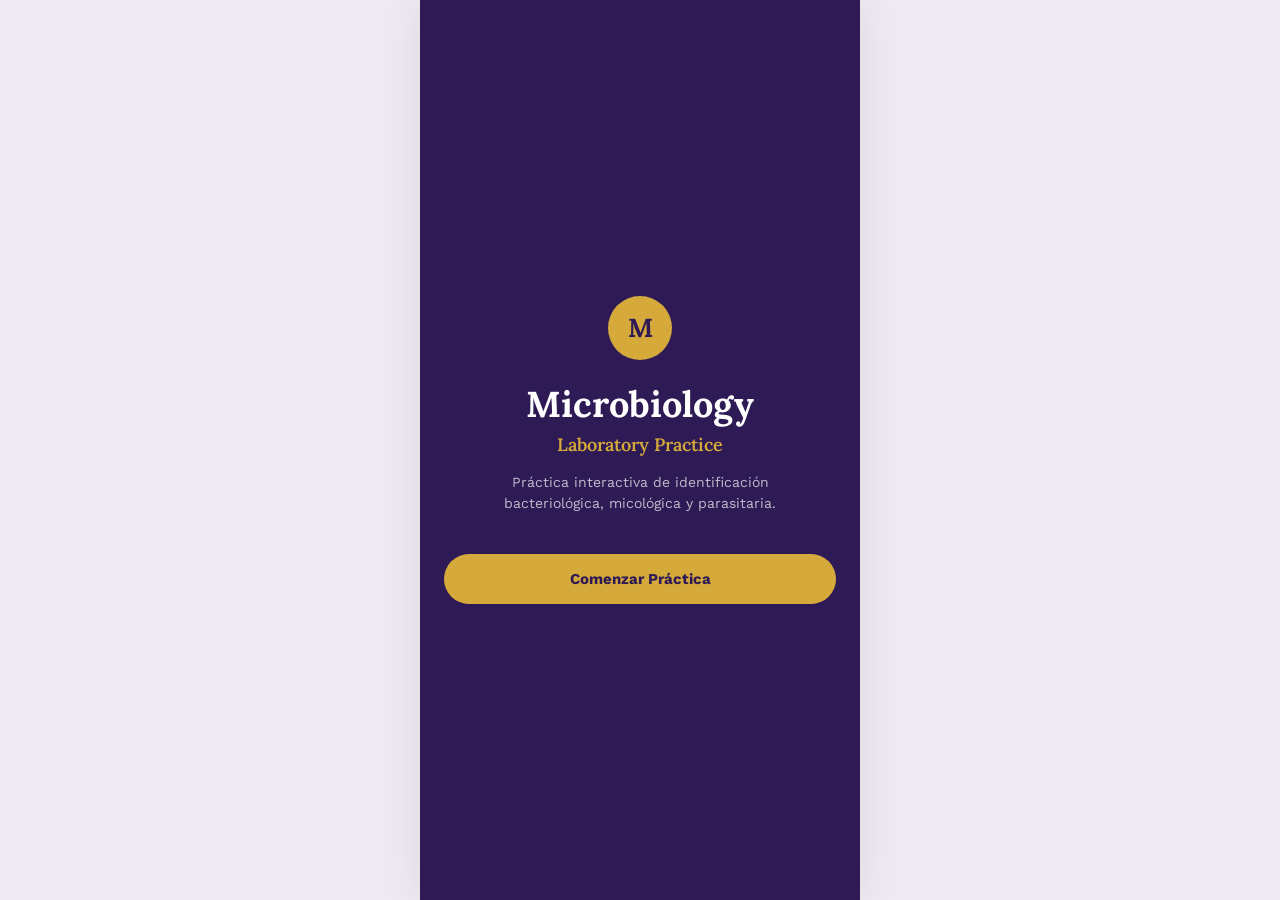
<file: html/index.html>
<!DOCTYPE html>
<html lang="es">
<head>
  <meta charset="utf-8" />
  <meta name="viewport" content="width=device-width, initial-scale=1, viewport-fit=cover" />
  <title>Portada - Microbiología</title>
  <meta name="theme-color" content="#2E1A54" />
  <link rel="preconnect" href="https://fonts.googleapis.com" />
  <link rel="preconnect" href="https://fonts.gstatic.com" crossorigin />
  <link href="https://fonts.googleapis.com/css2?family=Lora:ital,wght@0,500;0,600;0,700;1,500;1,600&family=Work+Sans:wght@400;500;600;700&display=swap" rel="stylesheet" />
  <link rel="stylesheet" href="../styles.css" />
  
</head>
<body>
  <div id="app-container">
    <div class="cover-screen">
      <div class="cover-badge">M</div>
      <h1 class="cover-title">Microbiology</h1>
      <div class="cover-subtitle">Laboratory Practice</div>
      <p class="cover-desc">Práctica interactiva de identificación bacteriológica, micológica y parasitaria.</p>
      <a href="menu.html" class="action-btn gold" style="text-decoration:none; text-align:center;">Comenzar Práctica</a>
    </div>
  </div>
</body>
</html>
</file>
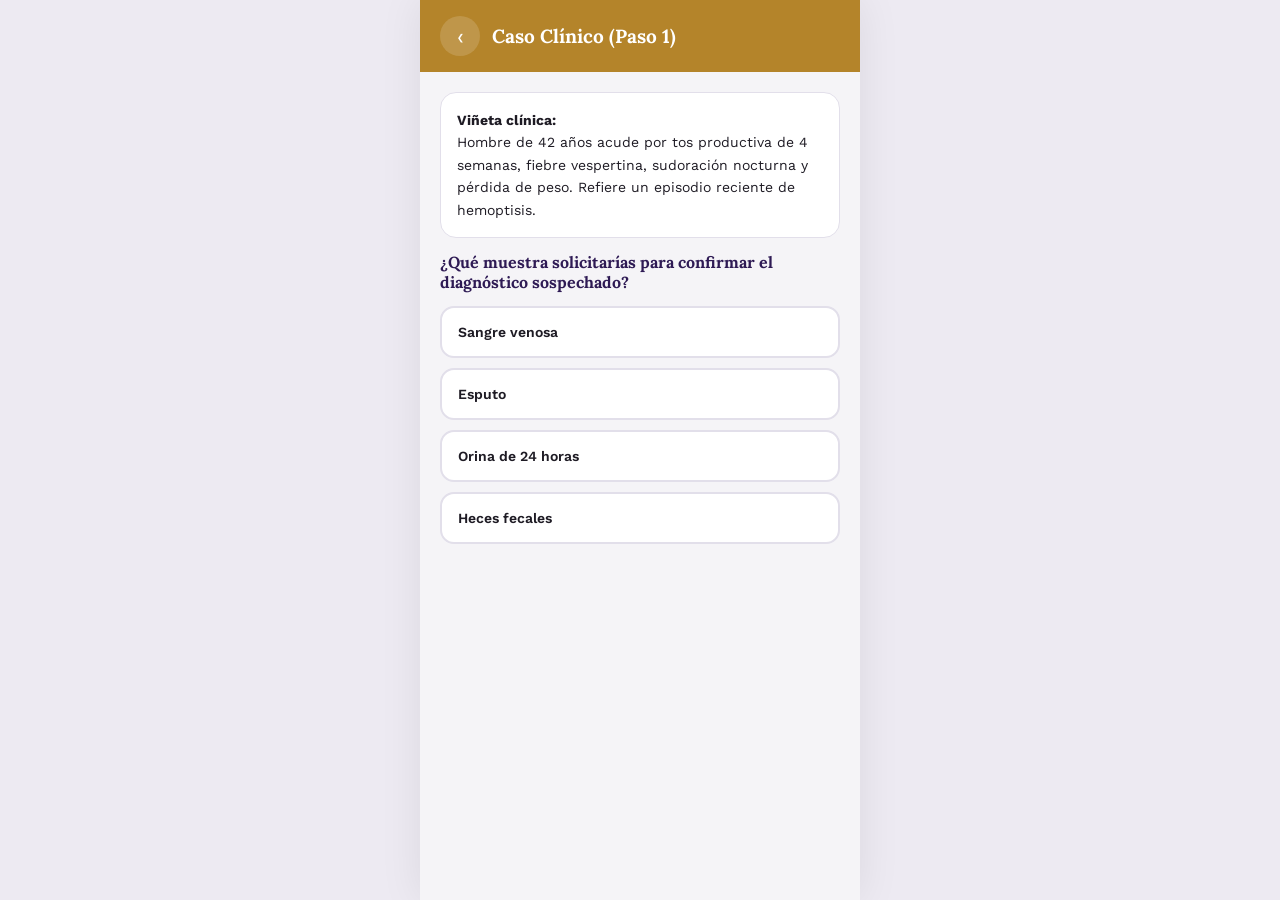
<file: html/caso-clinico.html>
<!DOCTYPE html>
<html lang="es">
<head>
  <meta charset="utf-8" />
  <meta name="viewport" content="width=device-width, initial-scale=1, viewport-fit=cover" />
  <title>Caso Clínico - Microbiología</title>
  <meta name="theme-color" content="#2E1A54" />
  <link rel="preconnect" href="https://fonts.googleapis.com" />
  <link rel="preconnect" href="https://fonts.gstatic.com" crossorigin />
  <link href="https://fonts.googleapis.com/css2?family=Lora:ital,wght@0,500;0,600;0,700;1,500;1,600&family=Work+Sans:wght@400;500;600;700&display=swap" rel="stylesheet" />
  <link rel="stylesheet" href="../styles.css" />
  
</head>
<body>
  <div id="app-container">
    <header class="nav-header gold-bg">
      <a href="hub.html" class="btn-back" style="text-decoration:none;">‹</a>
      <h2 class="nav-title" id="caso-header-title">Caso Clínico (Paso 1)</h2>
    </header>
    
    <!-- Paso 1 -->
    <div class="screen-content" id="step-1-container">
      <div class="card">
        <strong>Viñeta clínica:</strong><br/>
        <span id="vignette-text"></span>
      </div>
      <div class="question-title" id="q1-question"></div>
      <div id="q1-options"></div>
      <div id="q1-feedback-area"></div>
    </div>

    <!-- Paso 2 (Oculto inicialmente) -->
    <div class="screen-content" id="step-2-container" style="display:none;">
      <div class="card-highlight italic" id="reveal-text"></div>
      <div class="question-title" id="q2-question"></div>
      <div id="q2-options"></div>
      <div id="q2-feedback-area"></div>
    </div>
  </div>

  <script src="../js/db.js"></script>
  <script src="../js/caso-clinico.js"></script>
</body>
</html>
</file>
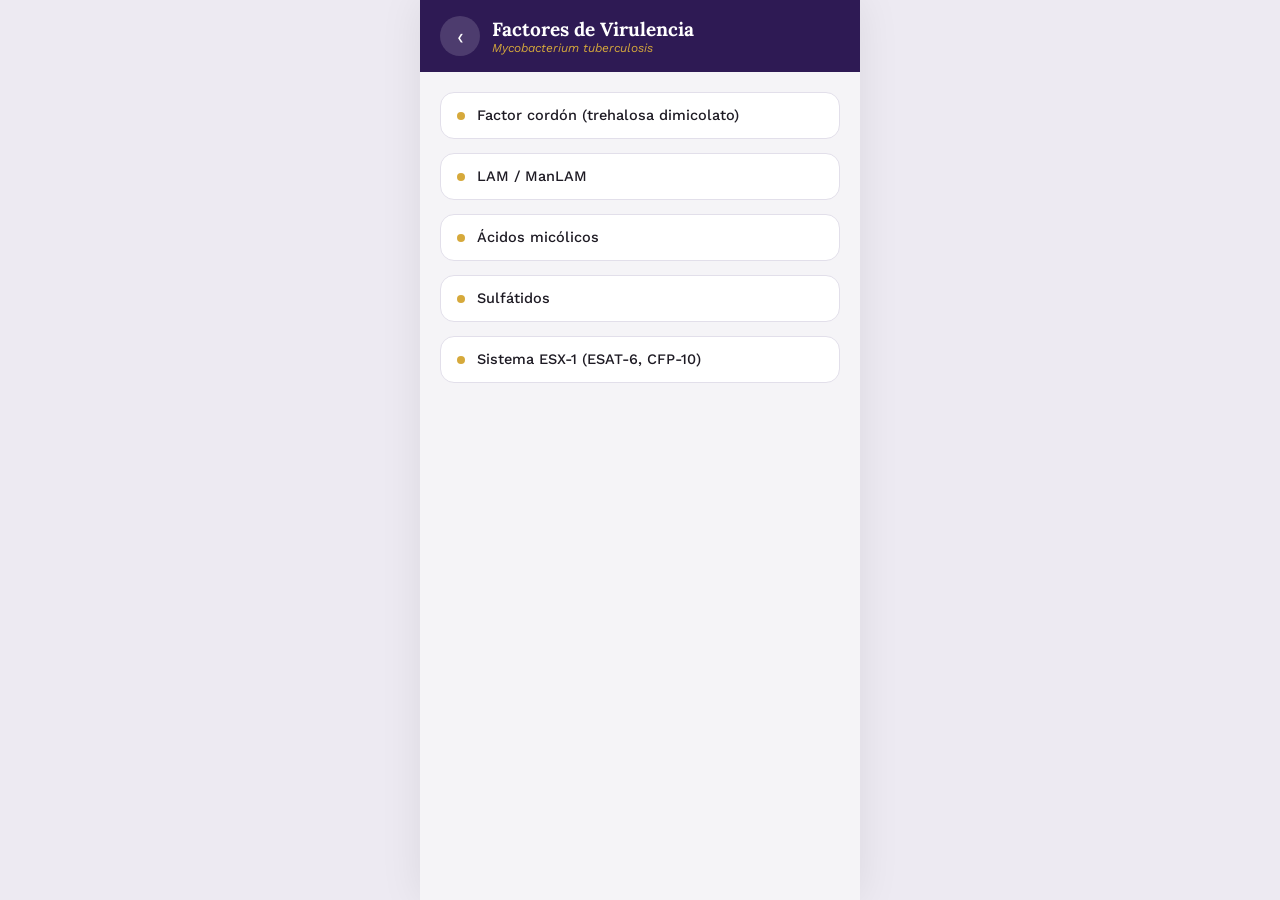
<file: html/factor-de-virulencia.html>
<!DOCTYPE html>
<html lang="es">
<head>
  <meta charset="utf-8" />
  <meta name="viewport" content="width=device-width, initial-scale=1, viewport-fit=cover" />
  <title>Factores de Virulencia - Microbiología</title>
  <meta name="theme-color" content="#2E1A54" />
  <link rel="preconnect" href="https://fonts.googleapis.com" />
  <link rel="preconnect" href="https://fonts.gstatic.com" crossorigin />
  <link href="https://fonts.googleapis.com/css2?family=Lora:ital,wght@0,500;0,600;0,700;1,500;1,600&family=Work+Sans:wght@400;500;600;700&display=swap" rel="stylesheet" />
  <link rel="stylesheet" href="../styles.css" />
  
</head>
<body>
  <div id="app-container">
    <header class="nav-header">
      <a href="hub.html" class="btn-back" style="text-decoration:none;">‹</a>
      <div>
        <h2 class="nav-title">Factores de Virulencia</h2>
        <div class="nav-subtitle italic" id="pathogen-subtitle">Cargando...</div>
      </div>
    </header>
    <div class="screen-content" id="virulence-list">
      <!-- Se llena con factor-de-virulencia.js -->
    </div>
  </div>

  <script src="../js/db.js"></script>
  <script src="../js/factor-de-virulencia.js"></script>
</body>
</html>
</file>
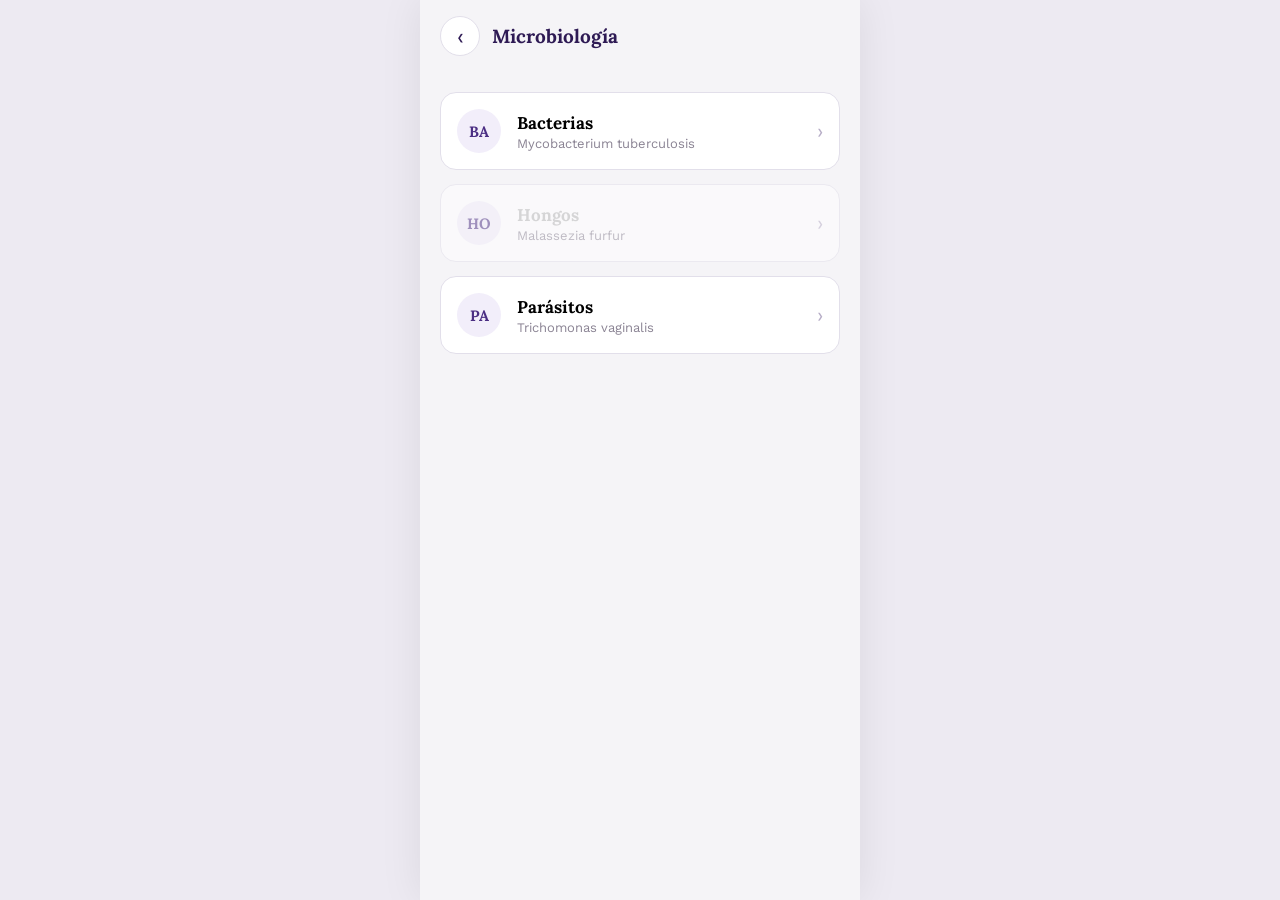
<file: html/menu.html>
<!DOCTYPE html>
<html lang="es">
<head>
  <meta charset="utf-8" />
  <meta name="viewport" content="width=device-width, initial-scale=1, viewport-fit=cover" />
  <title>Menú Principal - Microbiología</title>
  <meta name="theme-color" content="#2E1A54" />
  <link rel="preconnect" href="https://fonts.googleapis.com" />
  <link rel="preconnect" href="https://fonts.gstatic.com" crossorigin />
  <link href="https://fonts.googleapis.com/css2?family=Lora:ital,wght@0,500;0,600;0,700;1,500;1,600&family=Work+Sans:wght@400;500;600;700&display=swap" rel="stylesheet" />
  <link rel="stylesheet" href="../styles.css" />
  
</head>
<body>
  <div id="app-container">
    <header class="nav-header light-bg">
      <a href="index.html" class="btn-back light" style="text-decoration:none;">‹</a>
      <h2 class="nav-title">Microbiología</h2>
    </header>
    <div class="screen-content" id="categories-list">
      <!-- Se llena con menu.js -->
    </div>
  </div>

  <script src="../js/db.js"></script>
  <script src="../js/menu.js"></script>
</body>
</html>
</file>
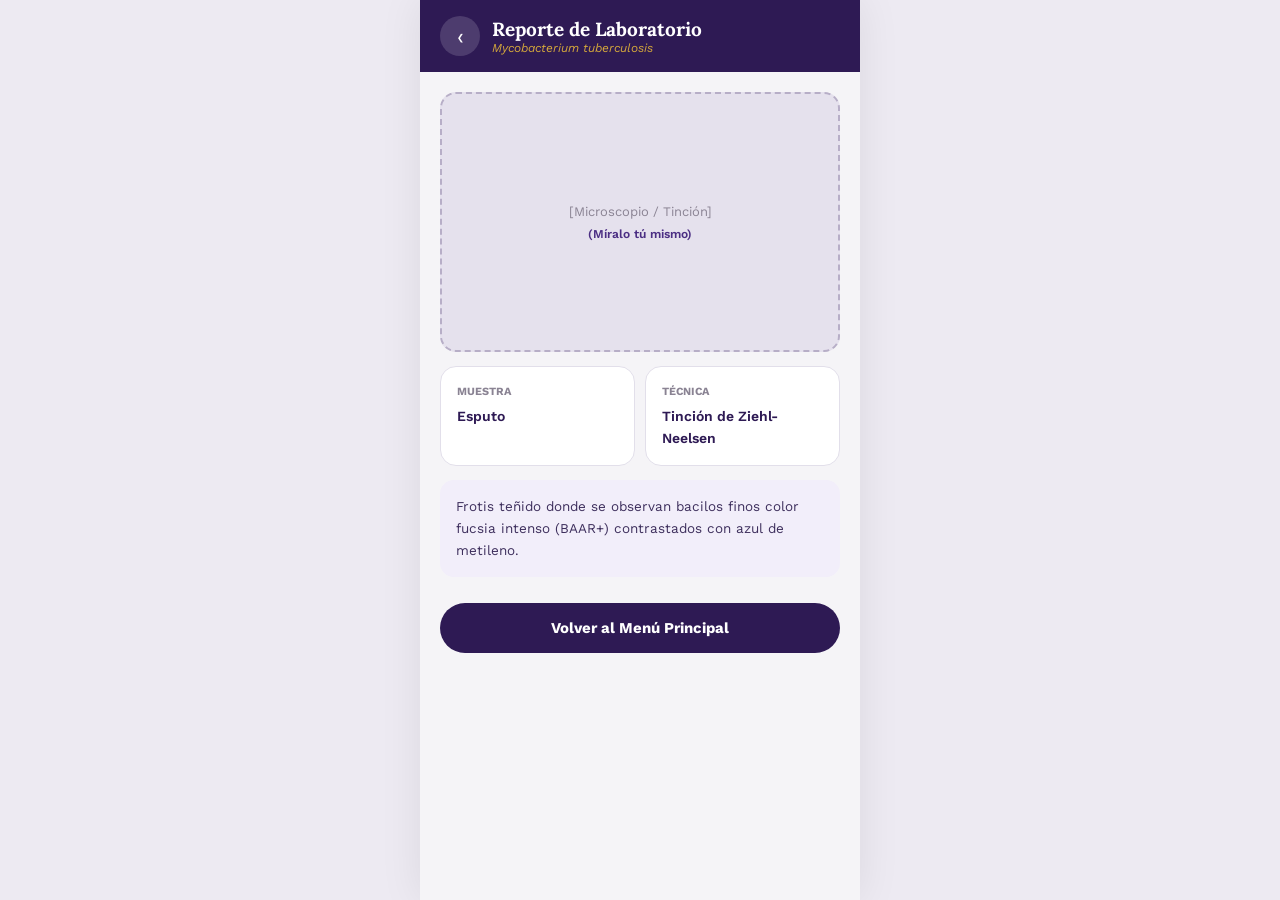
<file: html/reporte-laboratorio.html>
<!DOCTYPE html>
<html lang="es">
<head>
  <meta charset="utf-8" />
  <meta name="viewport" content="width=device-width, initial-scale=1, viewport-fit=cover" />
  <title>Reporte de Laboratorio - Microbiología</title>
  <meta name="theme-color" content="#2E1A54" />
  <link rel="preconnect" href="https://fonts.googleapis.com" />
  <link rel="preconnect" href="https://fonts.gstatic.com" crossorigin />
  <link href="https://fonts.googleapis.com/css2?family=Lora:ital,wght@0,500;0,600;0,700;1,500;1,600&family=Work+Sans:wght@400;500;600;700&display=swap" rel="stylesheet" />
  <link rel="stylesheet" href="../styles.css" />
  
</head>
<body>
  <div id="app-container">
    <header class="nav-header">
      <a href="hub.html" class="btn-back" style="text-decoration:none;">‹</a>
      <div>
        <h2 class="nav-title">Reporte de Laboratorio</h2>
        <div class="nav-subtitle italic" id="pathogen-subtitle">Cargando...</div>
      </div>
    </header>
    <div class="screen-content">
      <div class="img-placeholder micro">
        <span>[Microscopio / Tinción]</span>
        <span class="img-placeholder-hint">(Míralo tú mismo)</span>
      </div>
      <div class="lab-grid">
        <div class="card lab-stat">
          <div class="lab-stat-label">Muestra</div>
          <div class="lab-stat-value" id="lab-muestra"></div>
        </div>
        <div class="card lab-stat">
          <div class="lab-stat-label">Técnica</div>
          <div class="lab-stat-value" id="lab-tecnica"></div>
        </div>
      </div>
      <div class="card-highlight" id="lab-caption"></div>
      <a href="menu.html" class="action-btn" style="text-decoration:none; text-align:center;">Volver al Menú Principal</a>
    </div>
  </div>

  <script src="../js/db.js"></script>
  <script src="../js/reporte-laboratorio.js"></script>
</body>
</html>
</file>
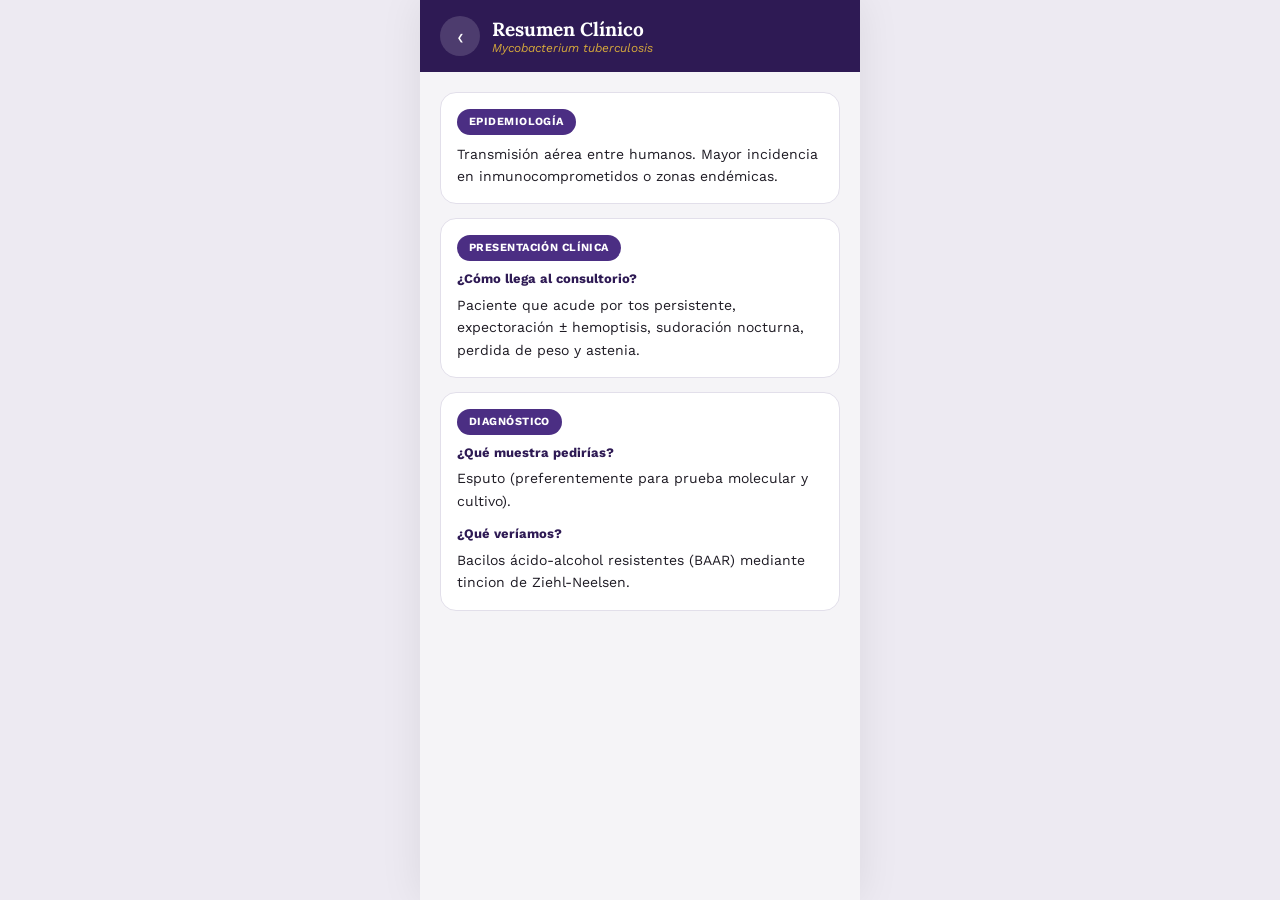
<file: html/resumen-clinico.html>
<!DOCTYPE html>
<html lang="es">
<head>
  <meta charset="utf-8" />
  <meta name="viewport" content="width=device-width, initial-scale=1, viewport-fit=cover" />
  <title>Resumen Clínico - Microbiología</title>
  <meta name="theme-color" content="#2E1A54" />
  <link rel="preconnect" href="https://fonts.googleapis.com" />
  <link rel="preconnect" href="https://fonts.gstatic.com" crossorigin />
  <link href="https://fonts.googleapis.com/css2?family=Lora:ital,wght@0,500;0,600;0,700;1,500;1,600&family=Work+Sans:wght@400;500;600;700&display=swap" rel="stylesheet" />
  <link rel="stylesheet" href="../styles.css" />
  
</head>
<body>
  <div id="app-container">
    <header class="nav-header">
      <a href="hub.html" class="btn-back" style="text-decoration:none;">‹</a>
      <div>
        <h2 class="nav-title">Resumen Clínico</h2>
        <div class="nav-subtitle italic" id="pathogen-subtitle">Cargando...</div>
      </div>
    </header>
    <div class="screen-content">
      <div class="card">
        <span class="pill-tag">Epidemiología</span>
        <p id="clinica-epi"></p>
      </div>
      <div class="card">
        <span class="pill-tag">Presentación Clínica</span>
        <div class="section-label">¿Cómo llega al consultorio?</div>
        <p id="clinica-llega"></p>
      </div>
      <div class="card">
        <span class="pill-tag">Diagnóstico</span>
        <div class="section-label">¿Qué muestra pedirías?</div>
        <p class="mb-md" id="clinica-muestra"></p>
        <div class="section-label">¿Qué veríamos?</div>
        <p id="clinica-veriamos"></p>
      </div>
    </div>
  </div>

  <script src="../js/db.js"></script>
  <script src="../js/resumen-clinico.js"></script>
</body>
</html>
</file>
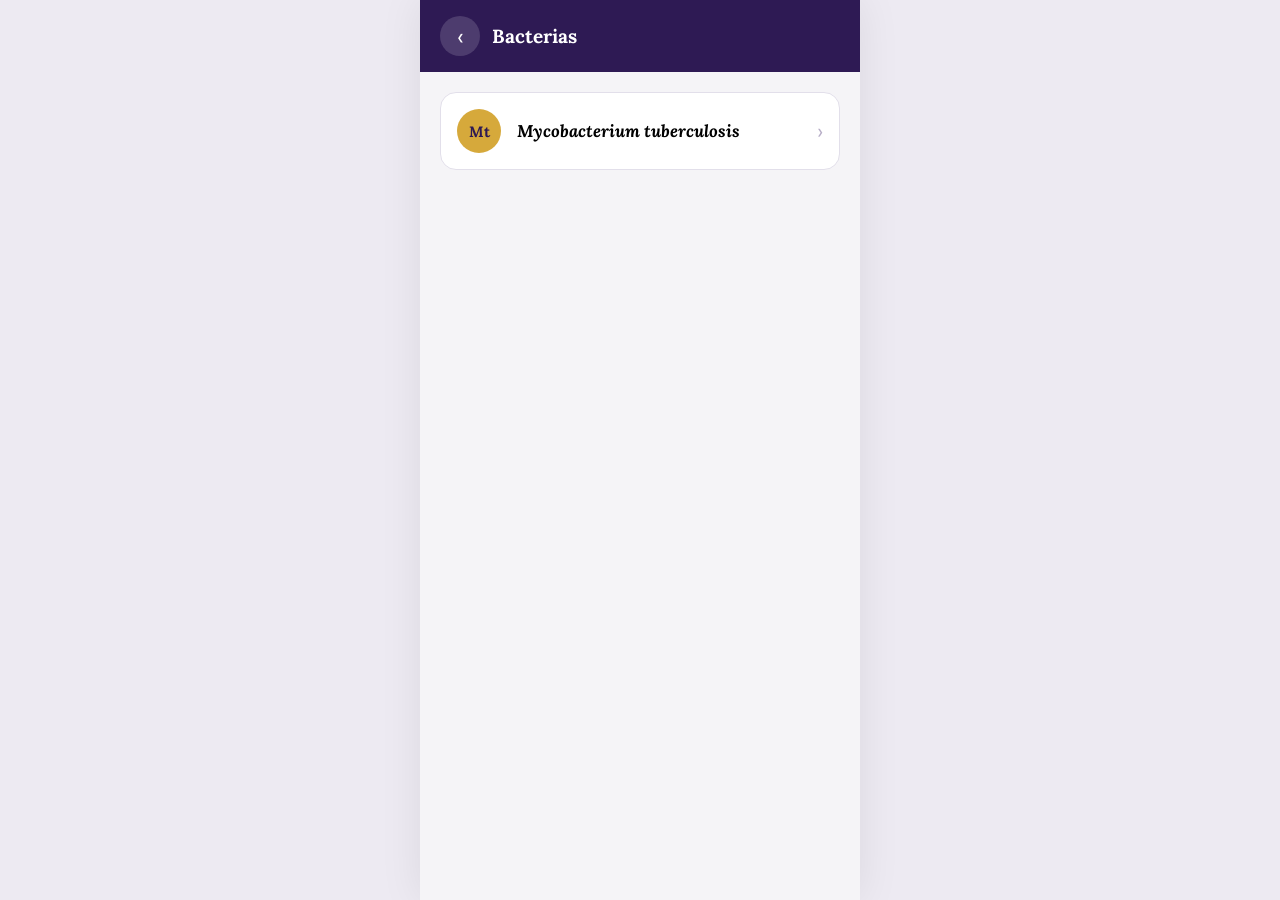
<file: html/submenu.html>
<!DOCTYPE html>
<html lang="es">
<head>
  <meta charset="utf-8" />
  <meta name="viewport" content="width=device-width, initial-scale=1, viewport-fit=cover" />
  <title>Seleccionar Microorganismo - Microbiología</title>
  <meta name="theme-color" content="#2E1A54" />
  <link rel="preconnect" href="https://fonts.googleapis.com" />
  <link rel="preconnect" href="https://fonts.gstatic.com" crossorigin />
  <link href="https://fonts.googleapis.com/css2?family=Lora:ital,wght@0,500;0,600;0,700;1,500;1,600&family=Work+Sans:wght@400;500;600;700&display=swap" rel="stylesheet" />
  <link rel="stylesheet" href="../styles.css" />
  
</head>
<body>
  <div id="app-container">
    <header class="nav-header">
      <a href="menu.html" class="btn-back" style="text-decoration:none;">‹</a>
      <h2 class="nav-title" id="category-title">Cargando...</h2>
    </header>
    <div class="screen-content" id="pathogens-list">
      <!-- Se llena con submenu.js -->
    </div>
  </div>

  <script src="../js/db.js"></script>
  <script src="../js/submenu.js"></script>
</body>
</html>
</file>
<file: styles.css>
:root {
  --primary: #2E1A54;
  --primary-light: #F2EEFA;
  --primary-text: #4B2E83;
  --gold: #D6A93B;
  --gold-dark: #B4842A;
  --gold-light: #FBF1DA;
  --bg: #EDEAF2;
  --card-bg: #FFFFFF;
  --text: #1E1B24;
  --text-muted: #8A8393;
  --border: #E2DFEA;
  --error-bg: #EDEAF2;
  --error-border: #B7AEC7;
}

* {
  box-sizing: border-box;
  margin: 0;
  padding: 0;
  -webkit-tap-highlight-color: transparent;
}

body {
  background: var(--bg);
  font-family: 'Work Sans', sans-serif;
  color: var(--text);
  display: flex;
  justify-content: center;
  min-height: 100dvh;
}

#app-container {
  width: 100%;
  max-width: 440px;
  min-height: 100dvh;
  background: #F5F4F7;
  display: flex;
  flex-direction: column;
  box-shadow: 0 0 40px rgba(0, 0, 0, 0.08);
  position: relative;
}

/* Tipografía */
h1,
h2,
h3,
.serif-font {
  font-family: 'Lora', serif;
}

.italic {
  font-style: italic;
}

.text-bold {
  font-weight: 700;
}

.text-semibold {
  font-weight: 600;
}

.text-primary {
  color: var(--primary);
}

.mb-sm {
  margin-bottom: 4px;
}

.mb-md {
  margin-bottom: 12px;
}

.flex-col {
  display: flex;
  flex-direction: column;
}

.gap-sm {
  gap: 8px;
}

button {
  font-family: inherit;
  cursor: pointer;
  border: none;
  outline: none;
  transition: transform 0.1s ease, opacity 0.15s ease;
}

button:active {
  transform: scale(0.98);
}

button:disabled {
  opacity: 0.5;
  cursor: not-allowed;
}

/* Headers de Navegación */
.nav-header {
  display: flex;
  align-items: center;
  gap: 12px;
  padding: 16px 20px;
  background: var(--primary);
  color: white;
  padding-top: calc(16px + env(safe-area-inset-top));
}

.nav-header.gold-bg {
  background: var(--gold-dark);
}

.nav-header.light-bg {
  background: #F5F4F7;
  color: var(--primary);
}

.nav-title {
  font-size: 19px;
  font-weight: 700;
}

.nav-subtitle {
  color: var(--gold);
  font-size: 12px;
}

.btn-back {
  width: 40px;
  height: 40px;
  border-radius: 50%;
  background: rgba(255, 255, 255, 0.15);
  color: inherit;
  font-size: 22px;
  display: flex;
  align-items: center;
  justify-content: center;
  flex-shrink: 0;
}

.btn-back.light {
  background: var(--card-bg);
  border: 1px solid var(--border);
  color: var(--primary);
}

/* Contenido de pantallas */
.screen-content {
  padding: 20px;
  padding-bottom: calc(24px + env(safe-area-inset-bottom));
  display: flex;
  flex-direction: column;
  gap: 14px;
}

/* Tarjetas y componentes */
.card {
  background: var(--card-bg);
  border: 1px solid var(--border);
  border-radius: 16px;
  padding: 16px;
  font-size: 14px;
  line-height: 1.6;
}

.card-highlight {
  background: var(--primary-light);
  border-radius: 14px;
  padding: 16px;
  font-size: 13.5px;
  line-height: 1.6;
  color: #3D2E5C;
}

.card-feedback {
  border-radius: 14px;
  padding: 16px;
  font-size: 14px;
  line-height: 1.5;
}

.card-feedback.correct {
  background: var(--gold-light);
}

.card-feedback.wrong {
  background: var(--error-bg);
}

.pill-tag {
  display: inline-block;
  background: var(--primary-text);
  color: white;
  font-size: 11px;
  font-weight: 700;
  letter-spacing: 0.04em;
  text-transform: uppercase;
  border-radius: 999px;
  padding: 4px 12px;
  margin-bottom: 8px;
}

.section-label {
  font-weight: 700;
  font-size: 13px;
  color: var(--primary);
  margin-bottom: 4px;
}

.badge-circle {
  width: 44px;
  height: 44px;
  border-radius: 50%;
  background: var(--primary-light);
  color: var(--primary-text);
  font-family: 'Lora', serif;
  font-weight: 700;
  font-size: 15px;
  display: flex;
  align-items: center;
  justify-content: center;
  flex-shrink: 0;
}

.badge-circle.gold {
  background: var(--gold);
  color: var(--primary);
}

.badge-square {
  width: 40px;
  height: 40px;
  border-radius: 10px;
  background: var(--primary-light);
  color: var(--primary-text);
  font-weight: 700;
  font-size: 13px;
  display: flex;
  align-items: center;
  justify-content: center;
  flex-shrink: 0;
}

.badge-square.gold {
  background: var(--gold-light);
  color: var(--gold-dark);
}

/* Botones de Menú */
.menu-btn {
  width: 100%;
  display: flex;
  align-items: center;
  gap: 16px;
  background: var(--card-bg);
  border: 1px solid var(--border);
  border-radius: 16px;
  padding: 16px;
  text-align: left;
}

.menu-btn-content {
  flex: 1;
}

.menu-btn-title {
  font-family: 'Lora', serif;
  font-weight: 700;
  font-size: 17px;
}

.menu-btn-sub {
  font-size: 13px;
  color: var(--text-muted);
  margin-top: 2px;
}

.menu-btn-arrow {
  color: #B7AEC7;
  font-size: 20px;
}

/* Acordeón de Morfología */
.accordion-item {
  background: var(--card-bg);
  border: 1px solid var(--border);
  border-radius: 14px;
  overflow: hidden;
}

.accordion-trigger {
  width: 100%;
  display: flex;
  justify-content: space-between;
  align-items: center;
  padding: 14px 16px;
  background: transparent;
  font-size: 15px;
  font-weight: 600;
  color: var(--primary);
  text-align: left;
}

.accordion-body {
  padding: 0 16px 14px;
  font-size: 13.5px;
  line-height: 1.55;
  color: #4A4550;
}

/* Lista de Virulencia */
.virulence-item {
  display: flex;
  align-items: center;
  gap: 12px;
  background: var(--card-bg);
  border: 1px solid var(--border);
  border-radius: 14px;
  padding: 14px 16px;
  font-size: 14.5px;
  font-weight: 500;
}

.bullet-dot {
  width: 8px;
  height: 8px;
  border-radius: 50%;
  background: var(--gold);
  flex-shrink: 0;
}

/* Pantalla de Portada */
.cover-screen {
  flex: 1;
  display: flex;
  flex-direction: column;
  align-items: center;
  justify-content: center;
  background: var(--primary);
  padding: 40px 24px;
  text-align: center;
}

.cover-badge {
  width: 64px;
  height: 64px;
  border-radius: 50%;
  background: var(--gold);
  display: flex;
  align-items: center;
  justify-content: center;
  color: var(--primary);
  font-family: 'Lora', serif;
  font-weight: 700;
  font-size: 26px;
  margin-bottom: 24px;
}

.cover-title {
  color: #fff;
  font-size: 36px;
  line-height: 1.15;
}

.cover-subtitle {
  color: var(--gold);
  font-family: 'Lora', serif;
  font-weight: 600;
  font-size: 18px;
  margin-top: 8px;
}

.cover-desc {
  color: rgba(255, 255, 255, 0.7);
  font-size: 14px;
  margin-top: 16px;
  max-width: 280px;
  line-height: 1.5;
}

/* Opciones de Caso Clínico */
.question-title {
  font-family: 'Lora', serif;
  font-weight: 700;
  font-size: 16px;
  color: var(--primary);
}

.option-btn {
  width: 100%;
  padding: 14px 16px;
  min-height: 52px;
  border-radius: 14px;
  border: 2px solid var(--border);
  background: var(--card-bg);
  color: var(--text);
  font-size: 14px;
  font-weight: 600;
  text-align: left;
  display: flex;
  justify-content: space-between;
  align-items: center;
  margin-bottom: 10px;
}

.option-btn.correct {
  background: var(--gold-light);
  border-color: var(--gold);
  color: var(--primary);
}

.option-btn.wrong {
  background: var(--error-bg);
  border-color: var(--error-border);
  color: var(--text-muted);
}

.action-btn {
  width: 100%;
  background: var(--primary);
  color: white;
  border-radius: 999px;
  padding: 16px;
  font-weight: 700;
  font-size: 15px;
  margin-top: 12px;
}

.action-btn.gold {
  background: var(--gold);
  color: var(--primary);
  margin-top: 40px;
}

/* Reporte de Laboratorio */
.lab-grid {
  display: flex;
  gap: 10px;
}

.lab-stat {
  flex: 1;
}

.lab-stat-label {
  font-size: 11px;
  font-weight: 700;
  text-transform: uppercase;
  color: var(--text-muted);
  margin-bottom: 4px;
}

.lab-stat-value {
  font-size: 14px;
  font-weight: 600;
  color: var(--primary);
}

/* Placeholder de imágenes */
.img-placeholder {
  width: 100%;
  height: 220px;
  border-radius: 16px;
  background: #E5E1ED;
  border: 2px dashed #B7AEC7;
  display: flex;
  flex-direction: column;
  align-items: center;
  justify-content: center;
  color: var(--text-muted);
  text-align: center;
  padding: 16px;
  font-size: 13px;
  gap: 8px;
}

.img-placeholder.micro {
  height: 260px;
}

.img-placeholder-hint {
  font-size: 12px;
  color: var(--primary-text);
  font-weight: 600;
}

/* =========================================
   NUEVOS ESTILOS PARA LA SECCIÓN DE MORFOLOGÍA
   ========================================= */

/* Contenedor del Modelo 3D */
.model-3d-container {
  width: 100%;
  height: 360px;
  border-radius: 16px;
  background: #191622; /* Fondo oscuro elegante */
  display: flex;
  align-items: center;
  justify-content: center;
  box-shadow: inset 0 0 40px rgba(0, 0, 0, 0.4);
  margin-bottom: 4px;
  position: relative;
  overflow: hidden;
}

.model-3d-placeholder {
  color: #8A8393;
  text-align: center;
  display: flex;
  flex-direction: column;
  gap: 8px;
  font-size: 14px;
}

.model-3d-placeholder .img-placeholder-hint {
  color: #6C5B85;
  font-size: 12px;
  font-weight: 600;
  text-transform: uppercase;
  letter-spacing: 0.5px;
}

/* Tabs (botones pequeños) de navegación */
.morf-tabs {
  display: flex;
  gap: 8px;
  overflow-x: auto;
  padding-bottom: 8px;
  margin-bottom: 4px;
  
  /* Ocultar barra de desplazamiento en varios navegadores */
  -ms-overflow-style: none;
  scrollbar-width: none;
}

.morf-tabs::-webkit-scrollbar {
  display: none;
}

.morf-tab-btn {
  white-space: nowrap;
  padding: 8px 16px;
  border-radius: 20px;
  background: var(--card-bg);
  border: 1px solid var(--border);
  color: var(--text-muted);
  font-size: 13px;
  font-weight: 600;
  flex-shrink: 0;
}

.morf-tab-btn.active {
  background: var(--primary);
  color: white;
  border-color: var(--primary);
  box-shadow: 0 4px 12px rgba(46, 26, 84, 0.25);
}

.mt-sm {
  margin-top: 8px;
}

/* Hacer que el model-viewer ocupe todo el contenedor oscuro */
model-viewer {
  width: 80%;
  height: 80%;
  background-color: transparent;
}

/* Estilo de los botones flotantes (Hotspots) */
.hotspot-btn {
  background: rgba(87, 46, 209, 0.9);
  color: white;
  border: 1px solid rgba(255, 255, 255, 0.25);
  padding: 6px 14px;
  border-radius: 20px;
  font-size: 12px;
  font-weight: 600;
  cursor: pointer;
  box-shadow: 0 4px 12px rgba(0, 0, 0, 0.4);
  transition: all 0.2s ease;
  transform: translate(-50%, -50%); /* Centrar el punto exacto de la coordenada */
}

/* Efecto al pasar el cursor o seleccionar */
.hotspot-btn:hover {
  background: var(--primary);
  border-color: var(--primary);
  transform: translate(-50%, -50%) scale(1.08);
}

/* Ocultar la etiqueta automáticamente si el usuario gira el modelo y queda por detrás */
model-viewer::part(default-hotspot) {
  transition: opacity 0.3s ease;
}
</file>
